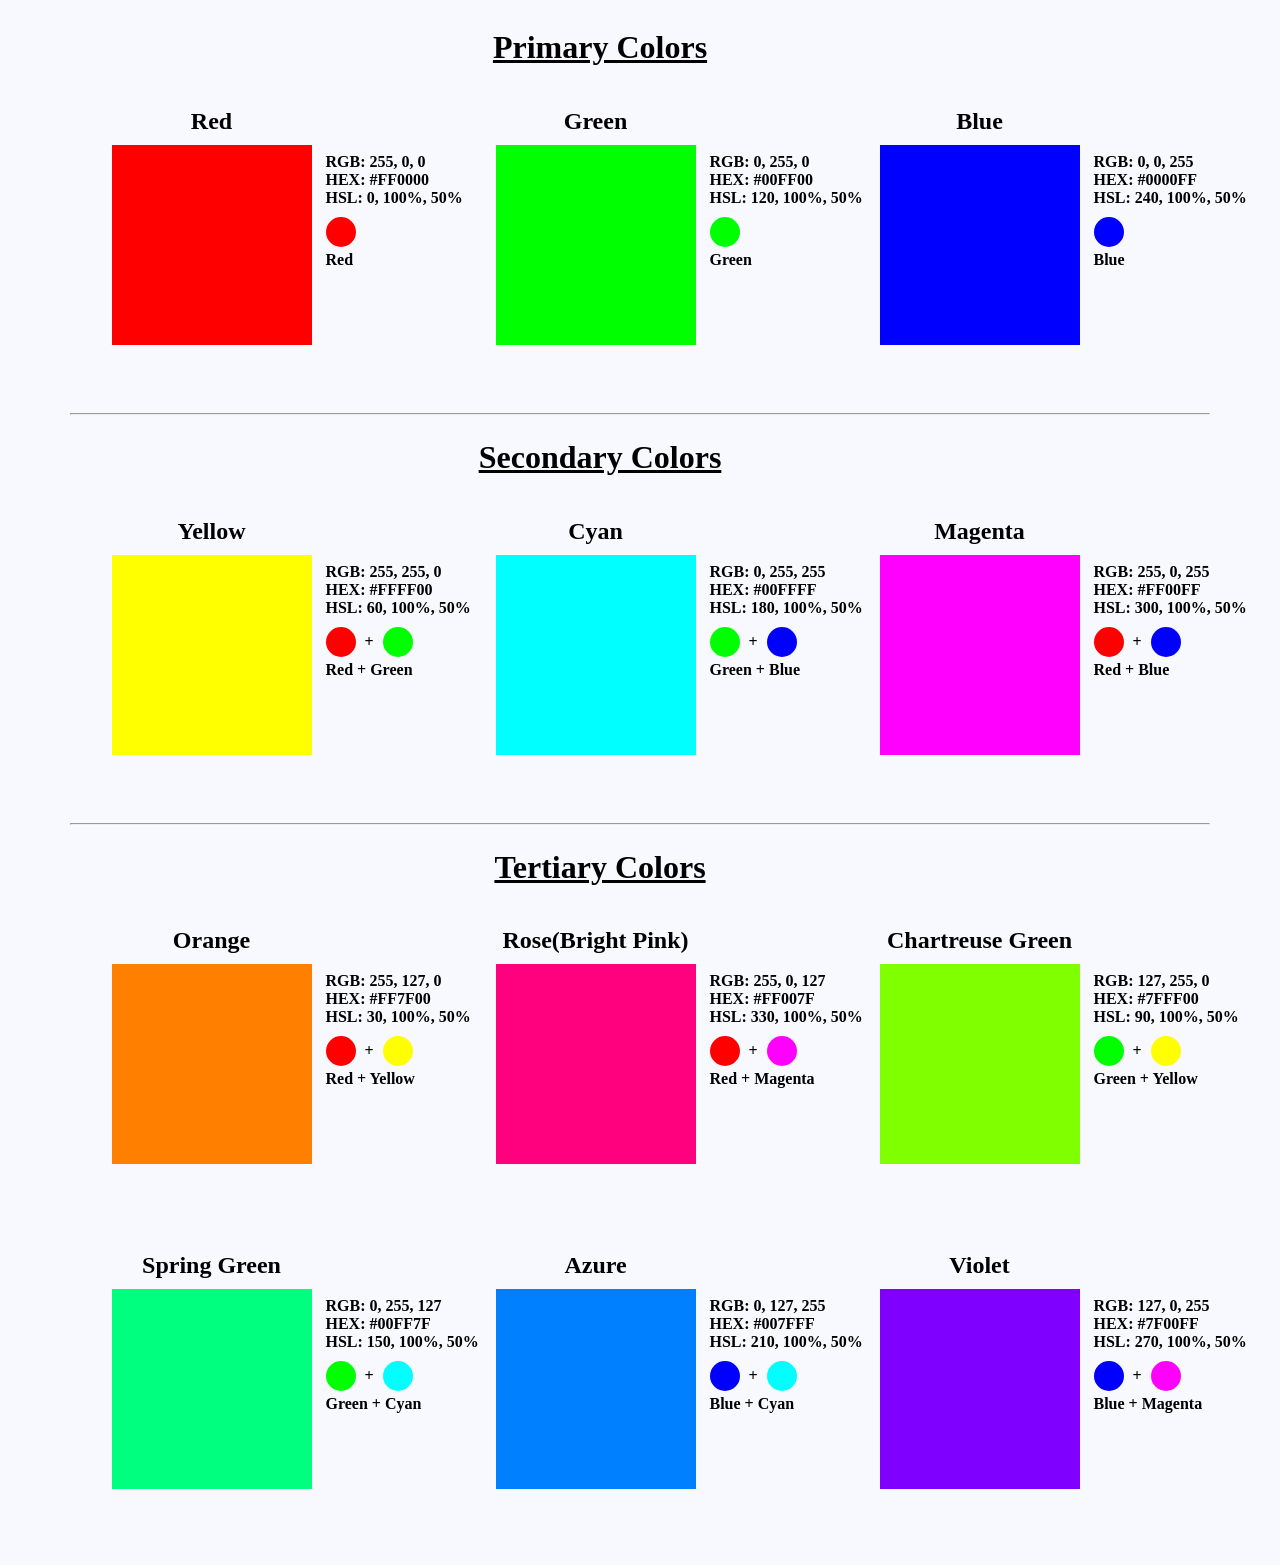
<file: index.html>
<!DOCTYPE html>
<html lang="en">
<head>
    <meta charset="UTF-8">
    <meta name="viewport" content="width=device-width, initial-scale=1.0">
    <title>Colors</title>
    <link rel="stylesheet" href="style.css">
</head>
<body>
    <div class="container">
        <h1>Primary Colors</h1>
        <div class="filler"></div>
        <section>
            <h2>Red</h2>
            <div class="red"></div>
            <div class="desc">
                <p>RGB: 255, 0, 0</p>
                <p>HEX: #FF0000</p>
                <p>HSL: 0, 100%, 50%</p>
                <div class="red colorball"></div>
                <p>Red</p>
            </div>
        </section>
        <section>
            <h2>Green</h2>
            <div class="green"></div>
            <div class="desc">
                <p>RGB: 0, 255, 0</p>
                <p>HEX: #00FF00</p>
                <p>HSL: 120, 100%, 50%</p>
                <div class="green colorball"></div>
                <p>Green</p>
            </div>
        </section>
        <section>
            <h2>Blue</h2>
            <div class="blue"></div>
            <div class="desc">
                <p>RGB: 0, 0, 255</p>
                <p>HEX: #0000FF</p>
                <p>HSL: 240, 100%, 50%</p>
                <div class="blue colorball"></div>
                <p>Blue</p>
            </div>
        </section>
        <div style="width:100%; height:5px;"><hr style="width:90%; margin:0 auto;"/></div>
        <h1>Secondary Colors</h1>
        <div class="filler"></div>
        <section>
            <h2>Yellow</h2>
            <div class="yellow"></div>
            <div class="desc">
                <p>RGB: 255, 255, 0</p>
                <p>HEX: #FFFF00</p>
                <p>HSL: 60, 100%, 50%</p>
                <div class="red colorball"></div>
                <p class="plus">+</p>
                <div class="green colorball"></div>
                <p>Red + Green</p>
            </div>
        </section>
        <section>
            <h2>Cyan</h2>
            <div class="cyan"></div>
            <div class="desc">
                <p>RGB: 0, 255, 255</p>
                <p>HEX: #00FFFF</p>
                <p>HSL: 180, 100%, 50%</p>
                <div class="green colorball"></div>
                <p class="plus">+</p>
                <div class="blue colorball"></div>
                <p>Green + Blue</p>
            </div>
        </section>
        <section>
            <h2>Magenta</h2>
            <div class="magenta"></div>
            <div class="desc">
                <p>RGB: 255, 0, 255</p>
                <p>HEX: #FF00FF</p>
                <p>HSL: 300, 100%, 50%</p>
                <div class="red colorball"></div>
                <p class="plus">+</p>
                <div class="blue colorball"></div>
                <p>Red + Blue</p>
            </div>
        </section>
        <div style="width:100%; height:5px;"><hr style="width:90%; margin:0 auto;"/></div>
        <h1>Tertiary Colors</h1>
        <div class="filler"></div>
        <section>
            <h2>Orange</h2>
            <div class="orange"></div>
            <div class="desc">
                <p>RGB: 255, 127, 0</p>
                <p>HEX: #FF7F00</p>
                <p>HSL: 30, 100%, 50%</p>
                <div class="red colorball"></div>
                <p class="plus">+</p>
                <div class="yellow colorball"></div>
                <p>Red + Yellow</p>
            </div>
        </section>
        <section>
            <h2>Rose(Bright Pink)</h2>
            <div class="rose"></div>
            <div class="desc">
                <p>RGB: 255, 0, 127</p>
                <p>HEX: #FF007F</p>
                <p>HSL: 330, 100%, 50%</p>
                <div class="red colorball"></div>
                <p class="plus">+</p>
                <div class="magenta colorball"></div>
                <p>Red + Magenta</p>
            </div>
        </section>
        <section>
            <h2>Chartreuse Green</h2>
            <div class="chartreuse"></div>
            <div class="desc">
                <p>RGB: 127, 255, 0</p>
                <p>HEX: #7FFF00</p>
                <p>HSL: 90, 100%, 50%</p>
                <div class="green colorball"></div>
                <p class="plus">+</p>
                <div class="yellow colorball"></div>
                <p>Green + Yellow</p>
            </div>
        </section>
        <div class="filler"></div> 
        <section>
            <h2>Spring Green</h2>
            <div class="spring"></div>
            <div class="desc">
                <p>RGB: 0, 255, 127</p>
                <p>HEX: #00FF7F</p>
                <p>HSL: 150, 100%, 50%</p>
                <div class="green colorball"></div>
                <p class="plus">+</p>
                <div class="cyan colorball"></div>
                <p>Green + Cyan</p>
            </div>
        </section>
        <section>
            <h2>Azure</h2>
            <div class="azure"></div>
            <div class="desc">
                <p>RGB: 0, 127, 255</p>
                <p>HEX: #007FFF</p>
                <p>HSL: 210, 100%, 50%</p>
                <div class="blue colorball"></div>
                <p class="plus">+</p>
                <div class="cyan colorball"></div>
                <p>Blue + Cyan</p>
            </div>
        </section>
        <section>
                <h2>Violet</h2>
                <div class="violet"></div>
                <div class="desc">
                    <p>RGB: 127, 0, 255</p>
                    <p>HEX: #7F00FF</p>
                    <p>HSL: 270, 100%, 50%</p>
                    <div class="blue colorball"></div>
                    <p class="plus">+</p>
                    <div class="magenta colorball"></div>
                    <p>Blue + Magenta</p>
                </div>
        </section>
    </div>
</body>
</html>
</file>
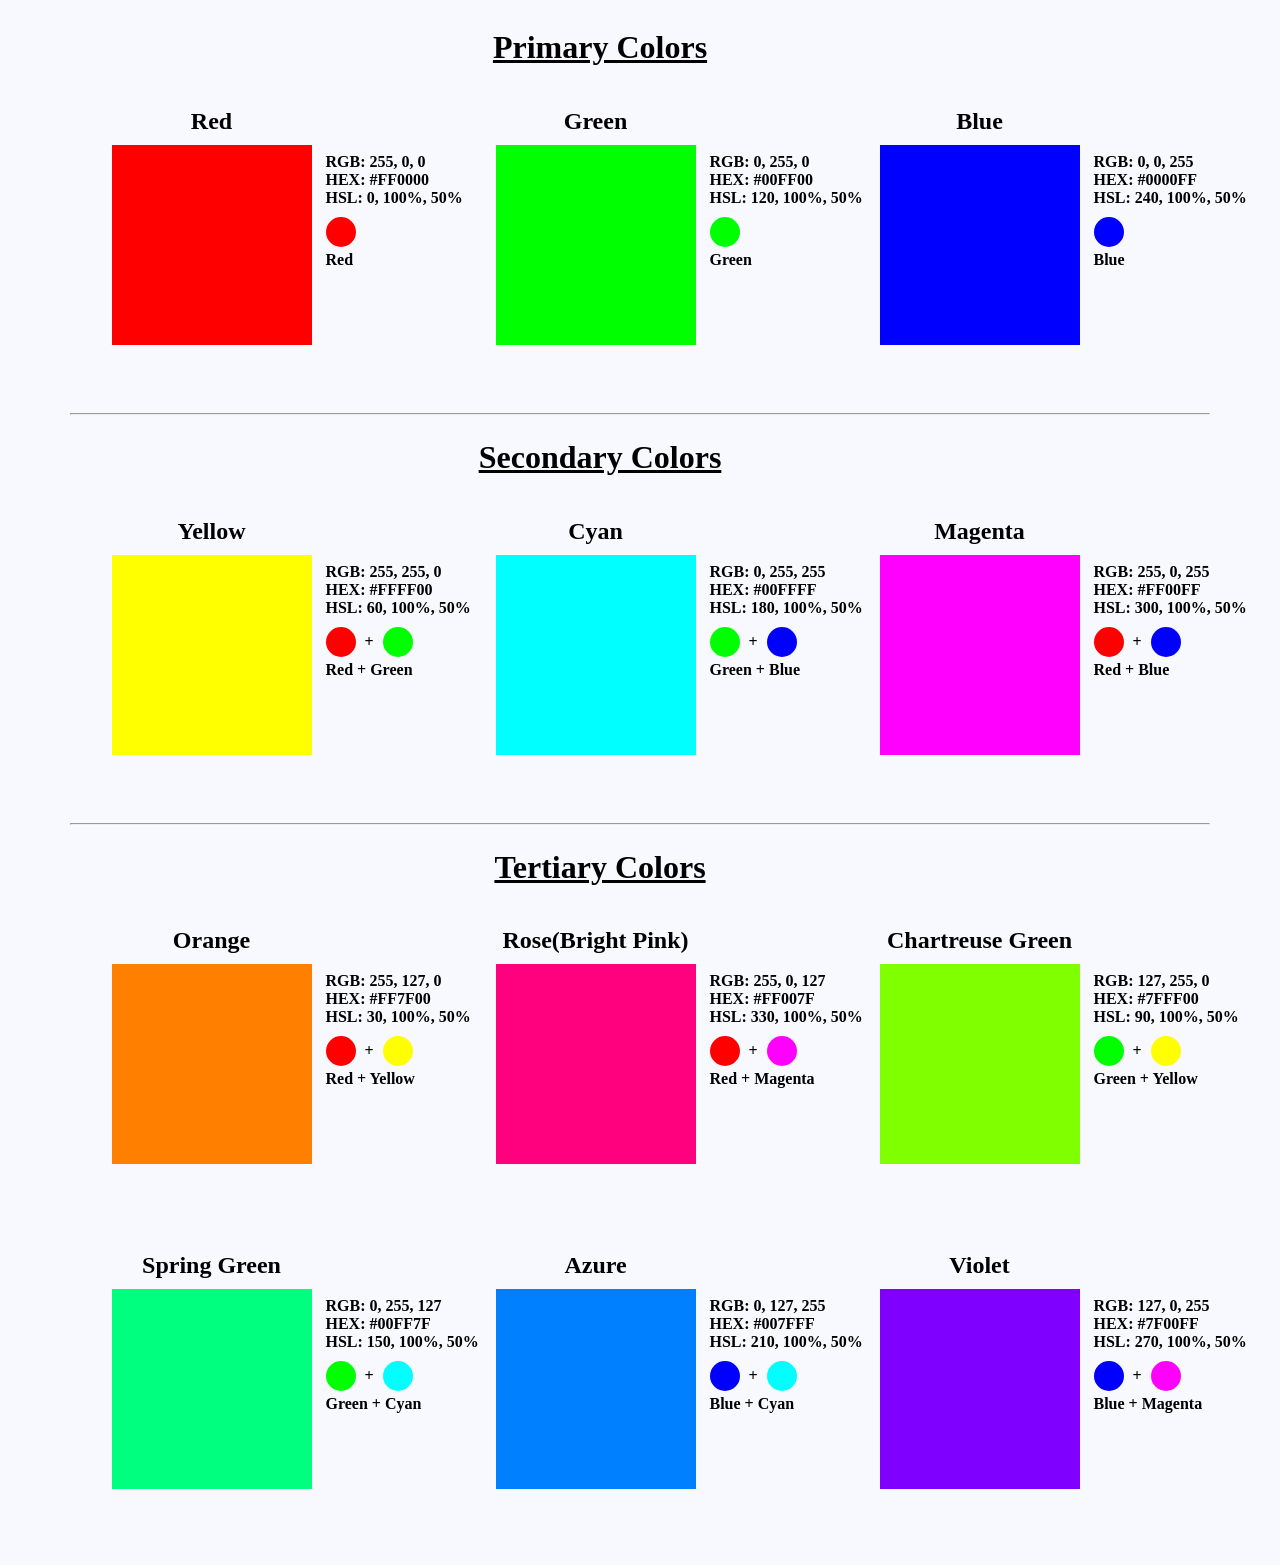
<file: proje2/index.html>
<!DOCTYPE html>
<html lang="en">
<head>
    <meta charset="UTF-8">
    <meta name="viewport" content="width=device-width, initial-scale=1.0">
    <title>Colors</title>
    <link rel="stylesheet" href="style.css">
</head>
<body>
    <div class="container">
        <h1>Primary Colors</h1>
        <div class="filler"></div>
        <section>
            <h2>Red</h2>
            <div class="red"></div>
            <div class="desc">
                <p>RGB: 255, 0, 0</p>
                <p>HEX: #FF0000</p>
                <p>HSL: 0, 100%, 50%</p>
                <div class="red colorball"></div>
                <p>Red</p>
            </div>
        </section>
        <section>
            <h2>Green</h2>
            <div class="green"></div>
            <div class="desc">
                <p>RGB: 0, 255, 0</p>
                <p>HEX: #00FF00</p>
                <p>HSL: 120, 100%, 50%</p>
                <div class="green colorball"></div>
                <p>Green</p>
            </div>
        </section>
        <section>
            <h2>Blue</h2>
            <div class="blue"></div>
            <div class="desc">
                <p>RGB: 0, 0, 255</p>
                <p>HEX: #0000FF</p>
                <p>HSL: 240, 100%, 50%</p>
                <div class="blue colorball"></div>
                <p>Blue</p>
            </div>
        </section>
        <div style="width:100%; height:5px;"><hr style="width:90%; margin:0 auto;"/></div>
        <h1>Secondary Colors</h1>
        <div class="filler"></div>
        <section>
            <h2>Yellow</h2>
            <div class="yellow"></div>
            <div class="desc">
                <p>RGB: 255, 255, 0</p>
                <p>HEX: #FFFF00</p>
                <p>HSL: 60, 100%, 50%</p>
                <div class="red colorball"></div>
                <p class="plus">+</p>
                <div class="green colorball"></div>
                <p>Red + Green</p>
            </div>
        </section>
        <section>
            <h2>Cyan</h2>
            <div class="cyan"></div>
            <div class="desc">
                <p>RGB: 0, 255, 255</p>
                <p>HEX: #00FFFF</p>
                <p>HSL: 180, 100%, 50%</p>
                <div class="green colorball"></div>
                <p class="plus">+</p>
                <div class="blue colorball"></div>
                <p>Green + Blue</p>
            </div>
        </section>
        <section>
            <h2>Magenta</h2>
            <div class="magenta"></div>
            <div class="desc">
                <p>RGB: 255, 0, 255</p>
                <p>HEX: #FF00FF</p>
                <p>HSL: 300, 100%, 50%</p>
                <div class="red colorball"></div>
                <p class="plus">+</p>
                <div class="blue colorball"></div>
                <p>Red + Blue</p>
            </div>
        </section>
        <div style="width:100%; height:5px;"><hr style="width:90%; margin:0 auto;"/></div>
        <h1>Tertiary Colors</h1>
        <div class="filler"></div>
        <section>
            <h2>Orange</h2>
            <div class="orange"></div>
            <div class="desc">
                <p>RGB: 255, 127, 0</p>
                <p>HEX: #FF7F00</p>
                <p>HSL: 30, 100%, 50%</p>
                <div class="red colorball"></div>
                <p class="plus">+</p>
                <div class="yellow colorball"></div>
                <p>Red + Yellow</p>
            </div>
        </section>
        <section>
            <h2>Rose(Bright Pink)</h2>
            <div class="rose"></div>
            <div class="desc">
                <p>RGB: 255, 0, 127</p>
                <p>HEX: #FF007F</p>
                <p>HSL: 330, 100%, 50%</p>
                <div class="red colorball"></div>
                <p class="plus">+</p>
                <div class="magenta colorball"></div>
                <p>Red + Magenta</p>
            </div>
        </section>
        <section>
            <h2>Chartreuse Green</h2>
            <div class="chartreuse"></div>
            <div class="desc">
                <p>RGB: 127, 255, 0</p>
                <p>HEX: #7FFF00</p>
                <p>HSL: 90, 100%, 50%</p>
                <div class="green colorball"></div>
                <p class="plus">+</p>
                <div class="yellow colorball"></div>
                <p>Green + Yellow</p>
            </div>
        </section>
        <div class="filler"></div> 
        <section>
            <h2>Spring Green</h2>
            <div class="spring"></div>
            <div class="desc">
                <p>RGB: 0, 255, 127</p>
                <p>HEX: #00FF7F</p>
                <p>HSL: 150, 100%, 50%</p>
                <div class="green colorball"></div>
                <p class="plus">+</p>
                <div class="cyan colorball"></div>
                <p>Green + Cyan</p>
            </div>
        </section>
        <section>
            <h2>Azure</h2>
            <div class="azure"></div>
            <div class="desc">
                <p>RGB: 0, 127, 255</p>
                <p>HEX: #007FFF</p>
                <p>HSL: 210, 100%, 50%</p>
                <div class="blue colorball"></div>
                <p class="plus">+</p>
                <div class="cyan colorball"></div>
                <p>Blue + Cyan</p>
            </div>
        </section>
        <section>
                <h2>Violet</h2>
                <div class="violet"></div>
                <div class="desc">
                    <p>RGB: 127, 0, 255</p>
                    <p>HEX: #7F00FF</p>
                    <p>HSL: 270, 100%, 50%</p>
                    <div class="blue colorball"></div>
                    <p class="plus">+</p>
                    <div class="magenta colorball"></div>
                    <p>Blue + Magenta</p>
                </div>
        </section>
    </div>
</body>
</html>
</file>
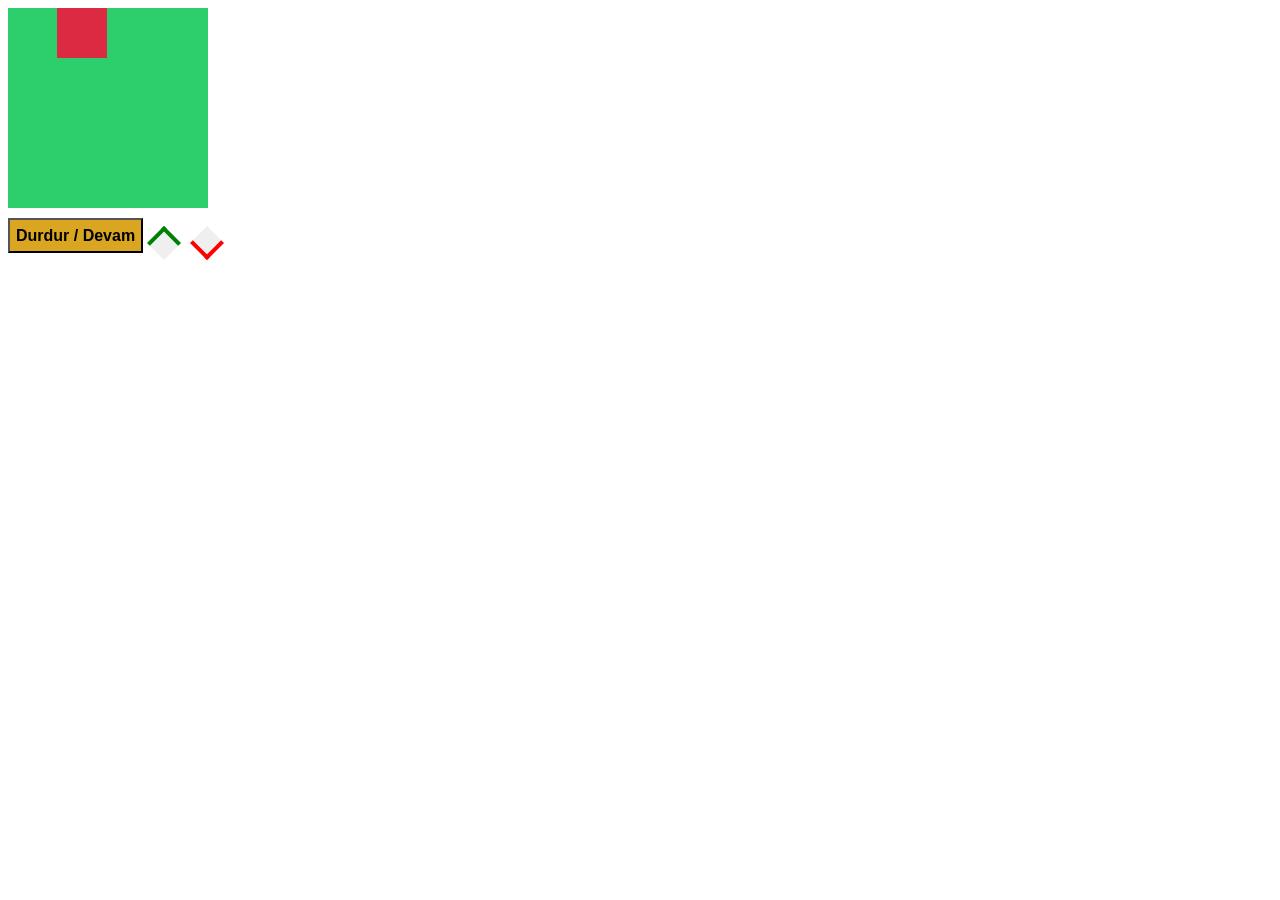
<file: doc.html>
<!DOCTYPE html>
<html lang="en">

<head>
    <meta charset="UTF-8">
    <meta http-equiv="X-UA-Compatible" content="IE=edge">
    <meta name="viewport" content="width=device-width, initial-scale=1.0">
    <title>Document</title>
    <link rel="stylesheet" href="biçim.css">
</head>

<body>
    <div id="container">
        <div id="box"></div>
    </div>
    <button type="button" id="stop" onclick="stop()">Durdur / Devam</button>
    <button type="button" id="up" onclick="up()"></button>
    <button type="button" id="down" onclick="down()"></button>


    <script src="animate.js"></script>
</body>

</html>
</file>
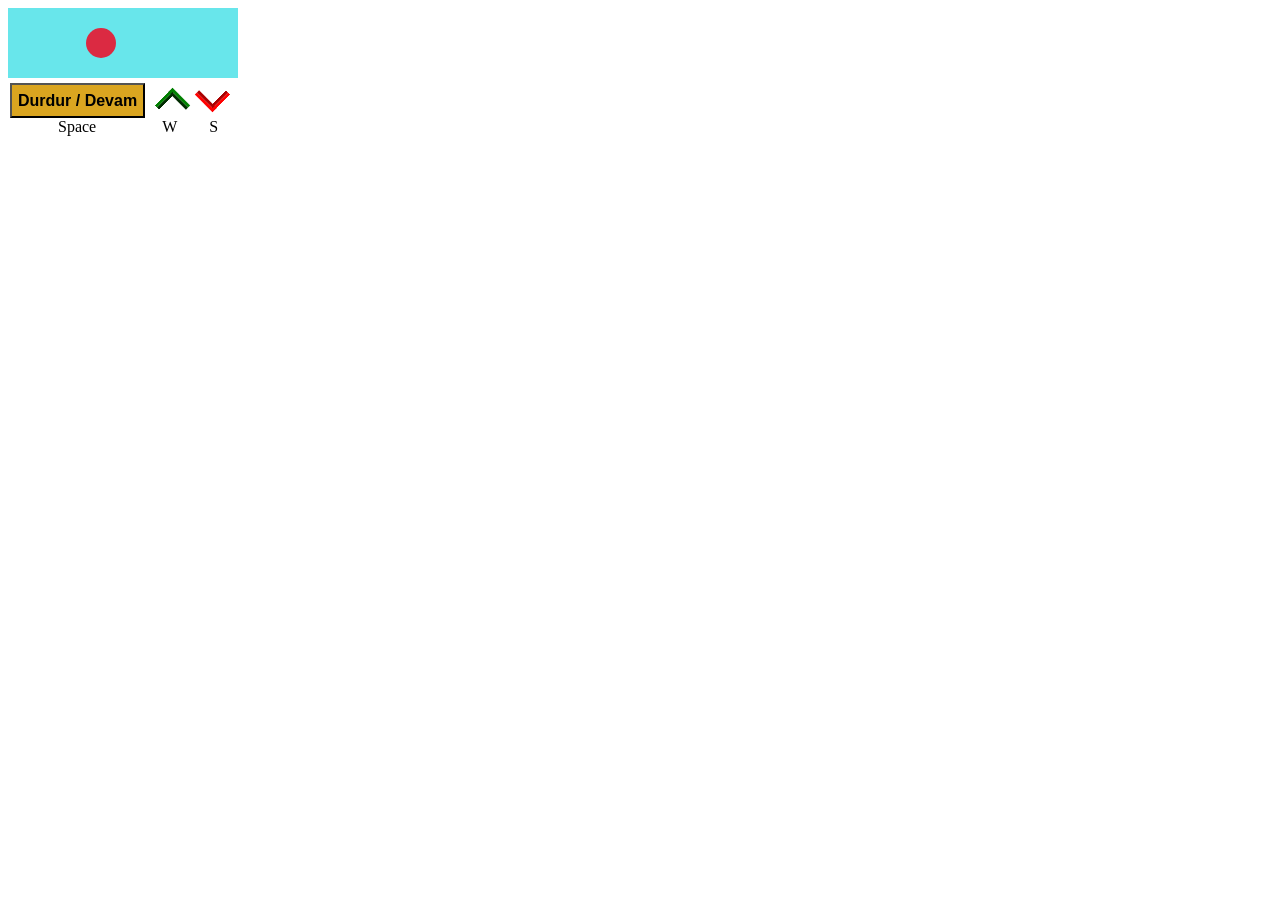
<file: proje1/doc.html>
<!DOCTYPE html>
<html lang="en">

<head>
    <meta charset="UTF-8">
    <meta http-equiv="X-UA-Compatible" content="IE=edge">
    <meta name="viewport" content="width=device-width, initial-scale=1.0">
    <title>Document</title>
    <link rel="stylesheet" href="biçim.css">
</head>

<body>
    <div id="container">
        <div id="box"></div>
    </div>
    <div id="buttons">
        <button type="button" id="stop" onclick="stop()">Durdur / Devam</button>
        <button type="button" id="up" onclick="up()"></button>
        <button type="button" id="down" onclick="down()"></button>
    </div>
    <div id="keys">
        <p class="key">Space</p>
        <p class="key">W</p>
        <p class="key">S</p>
    </div>

    <script src="animate.js"></script>
</body>

</html>
</file>
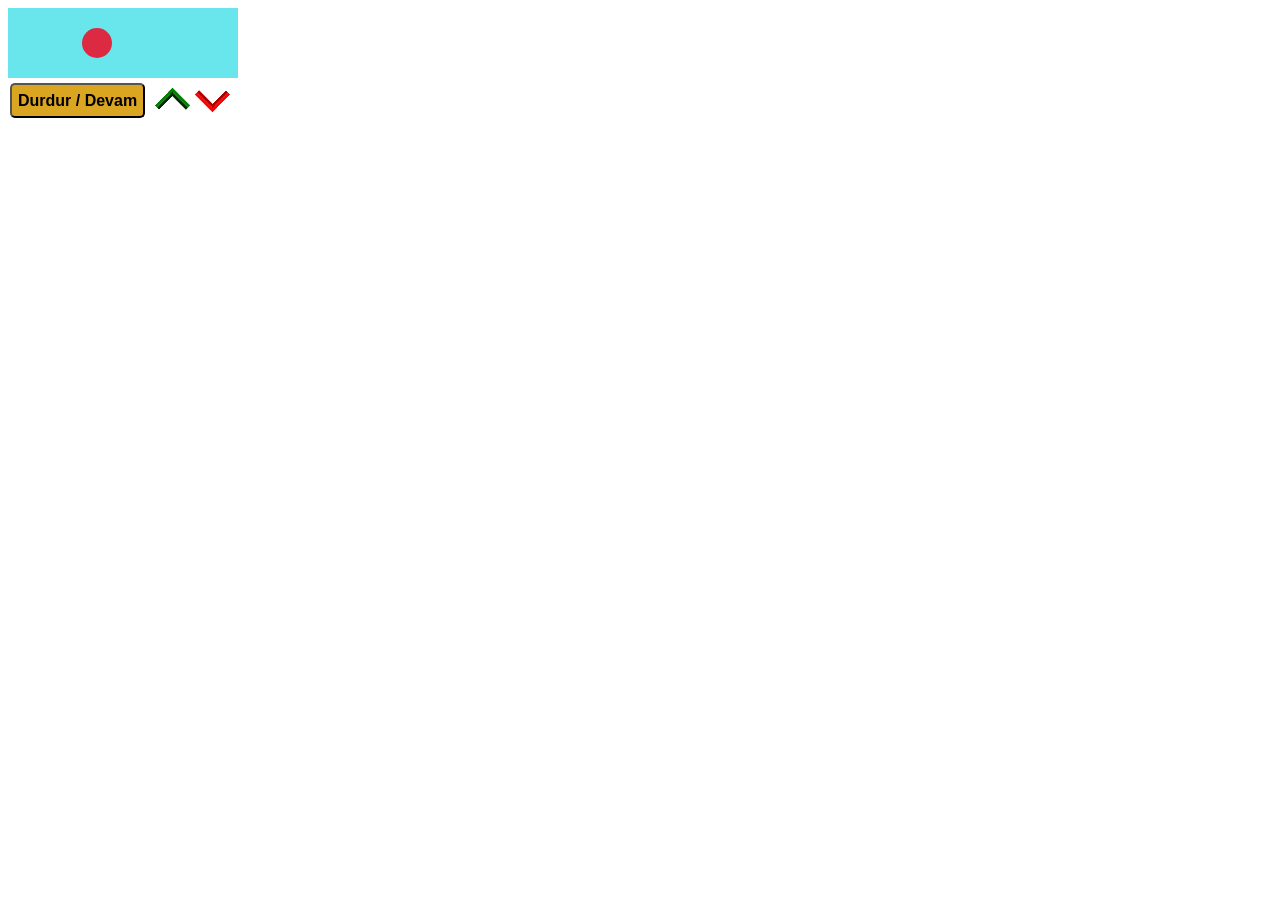
<file: second js project/doc.html>
<!DOCTYPE html>
<html lang="en">

<head>
    <meta charset="UTF-8">
    <meta http-equiv="X-UA-Compatible" content="IE=edge">
    <meta name="viewport" content="width=device-width, initial-scale=1.0">
    <title>Document</title>
    <link rel="stylesheet" href="biçim.css">
</head>

<body>
    <div id="container">
        <div id="box"></div>
    </div>
    <div id="buttons">
        <button type="button" id="stop" onclick="stop()">Durdur / Devam</button>
        <button type="button" id="up" onclick="up()"></button>
        <button type="button" id="down" onclick="down()"></button>
    </div>


    <script src="animate.js"></script>
</body>

</html>
</file>
<file: style.css>
body {
    background: ghostwhite;
}
h1 {
    position: relative;
    left: -40px;
    text-align: center;
    text-decoration: underline;  
    width: 100%;
}
h2 {
    margin-bottom: 10px;
    text-align: center;
    width: 200px;
}
div {
    height: 200px;
    width: 200px;
    display: inline-block;
}
p {
    margin: 0;
    font-weight: 700;
}
.filler {
    width: 95px;
}
.container {
    display: flex;
    flex-wrap: wrap;
    justify-content: center;
    flex-direction: row;
    height: 100%;
    width: 100%;
}

.desc{
    margin: 0;
    height: 180px;
    width: 180px;
    display: inline-block;
    position: relative;
    top: -80px;
    left: 10px;
}

.red {
    background: #FF0000;
}

.green {
    background: #00FF00;
}

.blue {
    background: #0000FF;
}

.yellow {
    background: #FFFF00;
}

.cyan {
    background: #00FFFF;
}

.magenta {
    background: #FF00FF;
}

.orange {
    background: rgb(255,127,0);
}

.rose {
    background: rgb(255,0,127);
}

.chartreuse {
    background: rgb(127,255,0);
}

.spring {
    background: rgb(0,255,127);
}

.azure {
    background: rgb(0,127,255);
}

.violet {
    background: rgb(127,0,255);
}
.plus {
    display: inline-block;
    position: relative;
    bottom: 10px;
    margin: 0 5px
}

.colorball {
    margin: 10px 0 0 0;
    height: 30px;
    width: 30px;
    border-radius: 50%;
}
</file>
<file: proje2/style.css>
body {
    background: ghostwhite;
}
h1 {
    position: relative;
    left: -40px;
    text-align: center;
    text-decoration: underline;  
    width: 100%;
}
h2 {
    margin-bottom: 10px;
    text-align: center;
    width: 200px;
}
div {
    height: 200px;
    width: 200px;
    display: inline-block;
}
p {
    margin: 0;
    font-weight: 700;
}
.filler {
    width: 95px;
}
.container {
    display: flex;
    flex-wrap: wrap;
    justify-content: center;
    flex-direction: row;
    height: 100%;
    width: 100%;
}

.desc{
    margin: 0;
    height: 180px;
    width: 180px;
    display: inline-block;
    position: relative;
    top: -80px;
    left: 10px;
}

.red {
    background: #FF0000;
}

.green {
    background: #00FF00;
}

.blue {
    background: #0000FF;
}

.yellow {
    background: #FFFF00;
}

.cyan {
    background: #00FFFF;
}

.magenta {
    background: #FF00FF;
}

.orange {
    background: rgb(255,127,0);
}

.rose {
    background: rgb(255,0,127);
}

.chartreuse {
    background: rgb(127,255,0);
}

.spring {
    background: rgb(0,255,127);
}

.azure {
    background: rgb(0,127,255);
}

.violet {
    background: rgb(127,0,255);
}
.plus {
    display: inline-block;
    position: relative;
    bottom: 10px;
    margin: 0 5px
}

.colorball {
    margin: 10px 0 0 0;
    height: 30px;
    width: 30px;
    border-radius: 50%;
}
</file>
<file: biçim.css>
#container {
    width: 200px;
    height: 200px;
    background: rgb(44, 207, 107);
    position: relative;
}

#box {
    width: 50px;
    height: 50px;
    background: rgb(219, 42, 66);
    position: absolute;
}

#up {
    border: solid green;
    border-width: 0 4px 4px 0;
    display: inline-block;
    width: 20px;
    height: 20px;
    padding: 10px;
    margin: 5px;
    transform: rotate(-135deg);
}

#down {
    border: solid red;
    border-width: 0 4px 4px 0;
    display: inline-block;
    width: 20px;
    height: 20px;
    margin-left: 10px;
    padding: 10px;
    transform: rotate(45deg);
}

#stop {
    display: inline-block;
    width: fit-content;
    height: 35px;
    background: goldenrod;
    font-size: medium;
    font-weight: bold;
    text-align: justify, center;
    margin-bottom: 0px;
    margin-top: 10px;
}
</file>
<file: proje1/biçim.css>
#container {
    width: 220px;
    height: 60px;
    padding: 5px;
    background: rgb(104, 230, 235);
    position: relative;
}

#box {
    width: 30px;
    height: 30px;
    border-radius: 15px;
    background: rgb(219, 42, 66);
    position: absolute;
}

#buttons {
    display: flex;
}

#up {
    border: solid green;
    border-style: groove;
    border-width: 0 6px 6px 0;
    background-color: transparent;
    width: 25px;
    height: 25px;
    margin: 15px 15px 0 15px;
    transform: rotate(-135deg);
}

#down {
    border: solid red;
    border-style: ridge;
    border-width: 6px 0px 0px 6px;
    background-color: transparent;
    width: 25px;
    height: 25px;
    margin: 4px 0 0 0;
    transform: rotate(-135deg);
}

#stop {
    display: inline-block;
    border-radius: 0px;
    width: fit-content;
    height: 35px;
    background: goldenrod;
    font-size: medium;
    font-weight: bold;
    margin: 5px 0 0 2px;
    text-align: center;
}

#keys {
    width: 230px;
    display: flex;
}

.key:first-child {
    margin: 0 50px;
}

.key:not(:first-child) {
    margin: 0 16px;
}
</file>
<file: second js project/biçim.css>
#container {
    width: 220px;
    height: 60px;
    padding: 5px;
    background: rgb(104, 230, 235);
    position: relative;
}

#box {
    width: 30px;
    height: 30px;
    border-radius: 15px;
    background: rgb(219, 42, 66);
    position: absolute;
}

#buttons {
    display: flex;
}

#up {
    border: solid green;
    border-style: groove;
    border-width: 0 6px 6px 0;
    background-color: transparent;
    width: 25px;
    height: 25px;
    margin: 15px 15px 0 15px;
    transform: rotate(-135deg);
}

#down {
    border: solid red;
    border-style: ridge;
    border-width: 6px 0px 0px 6px;
    background-color: transparent;
    width: 25px;
    height: 25px;
    margin: 4px 0 0 0;
    transform: rotate(-135deg);
}

#stop {
    display: inline-block;
    border-radius: 5px;
    width: fit-content;
    height: 35px;
    background: goldenrod;
    font-size: medium;
    font-weight: bold;
    margin: 5px 0 0 2px;
    text-align: center;
}
</file>
